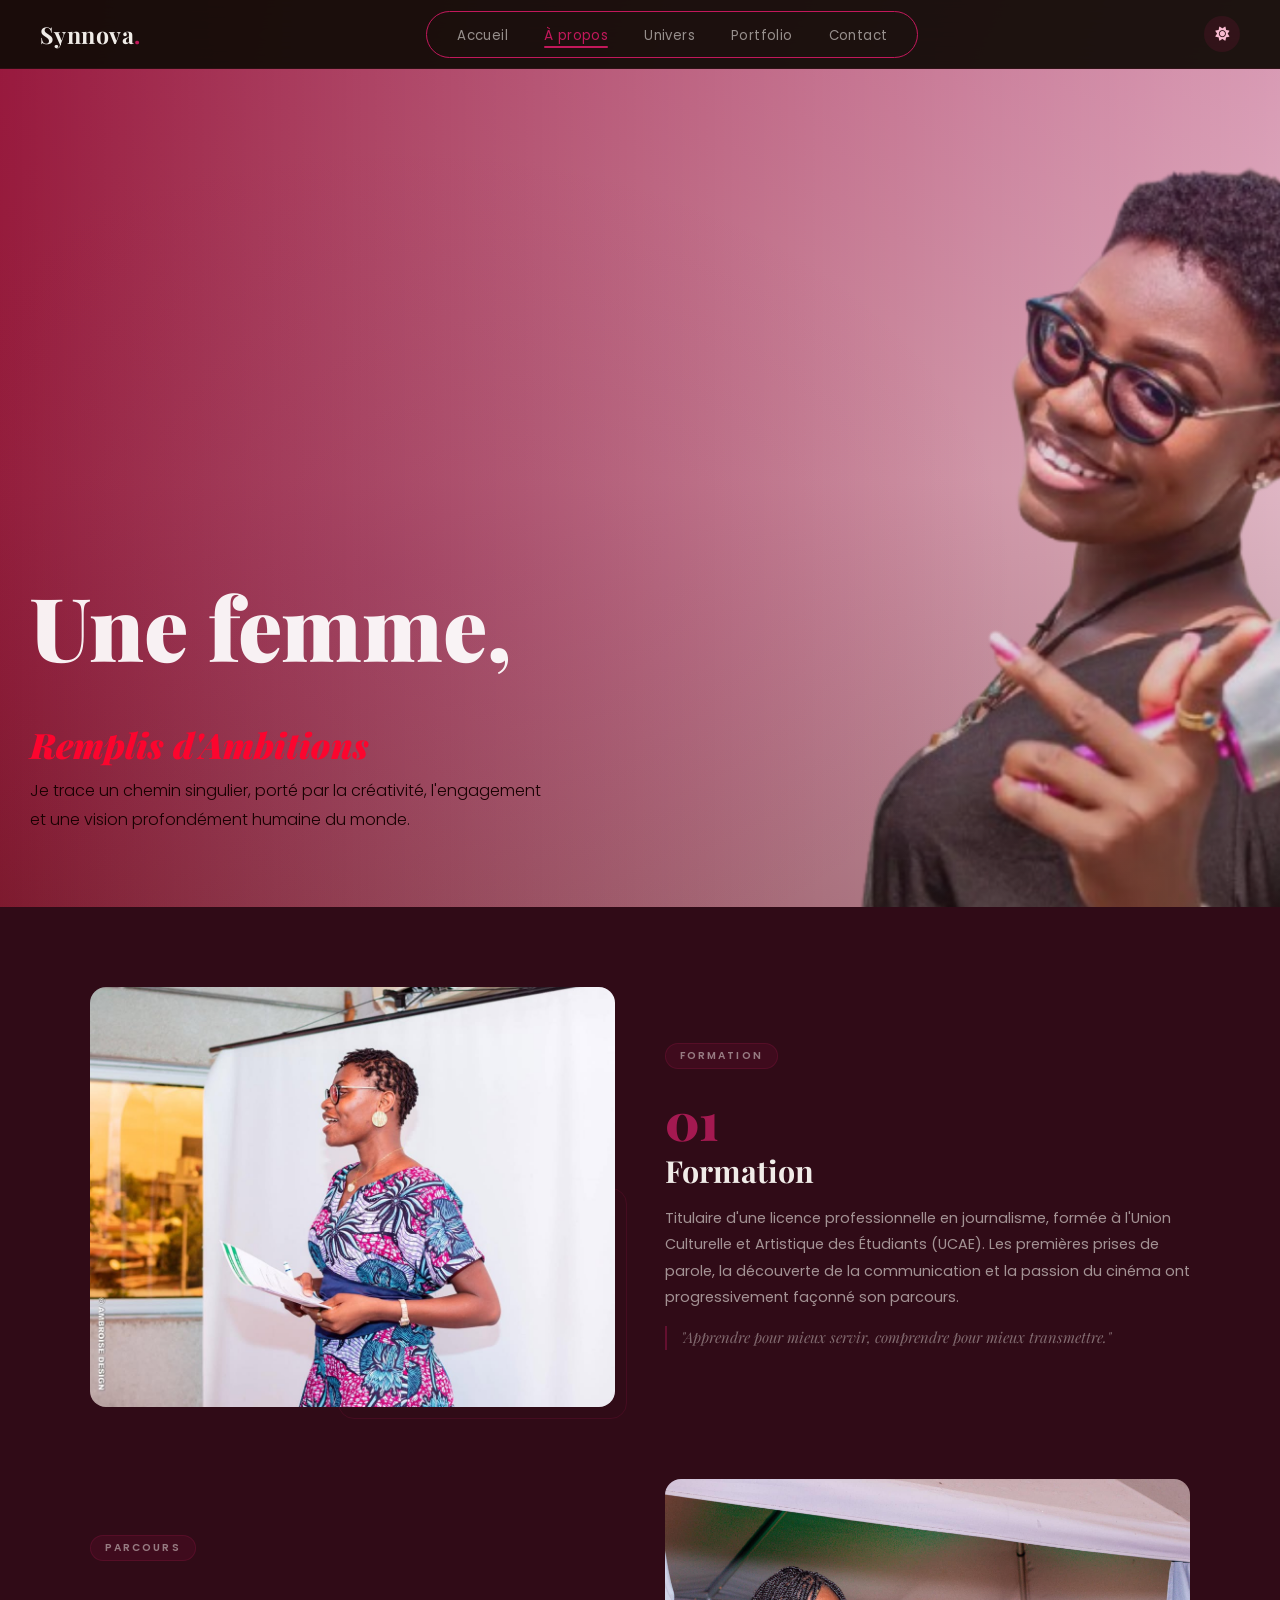
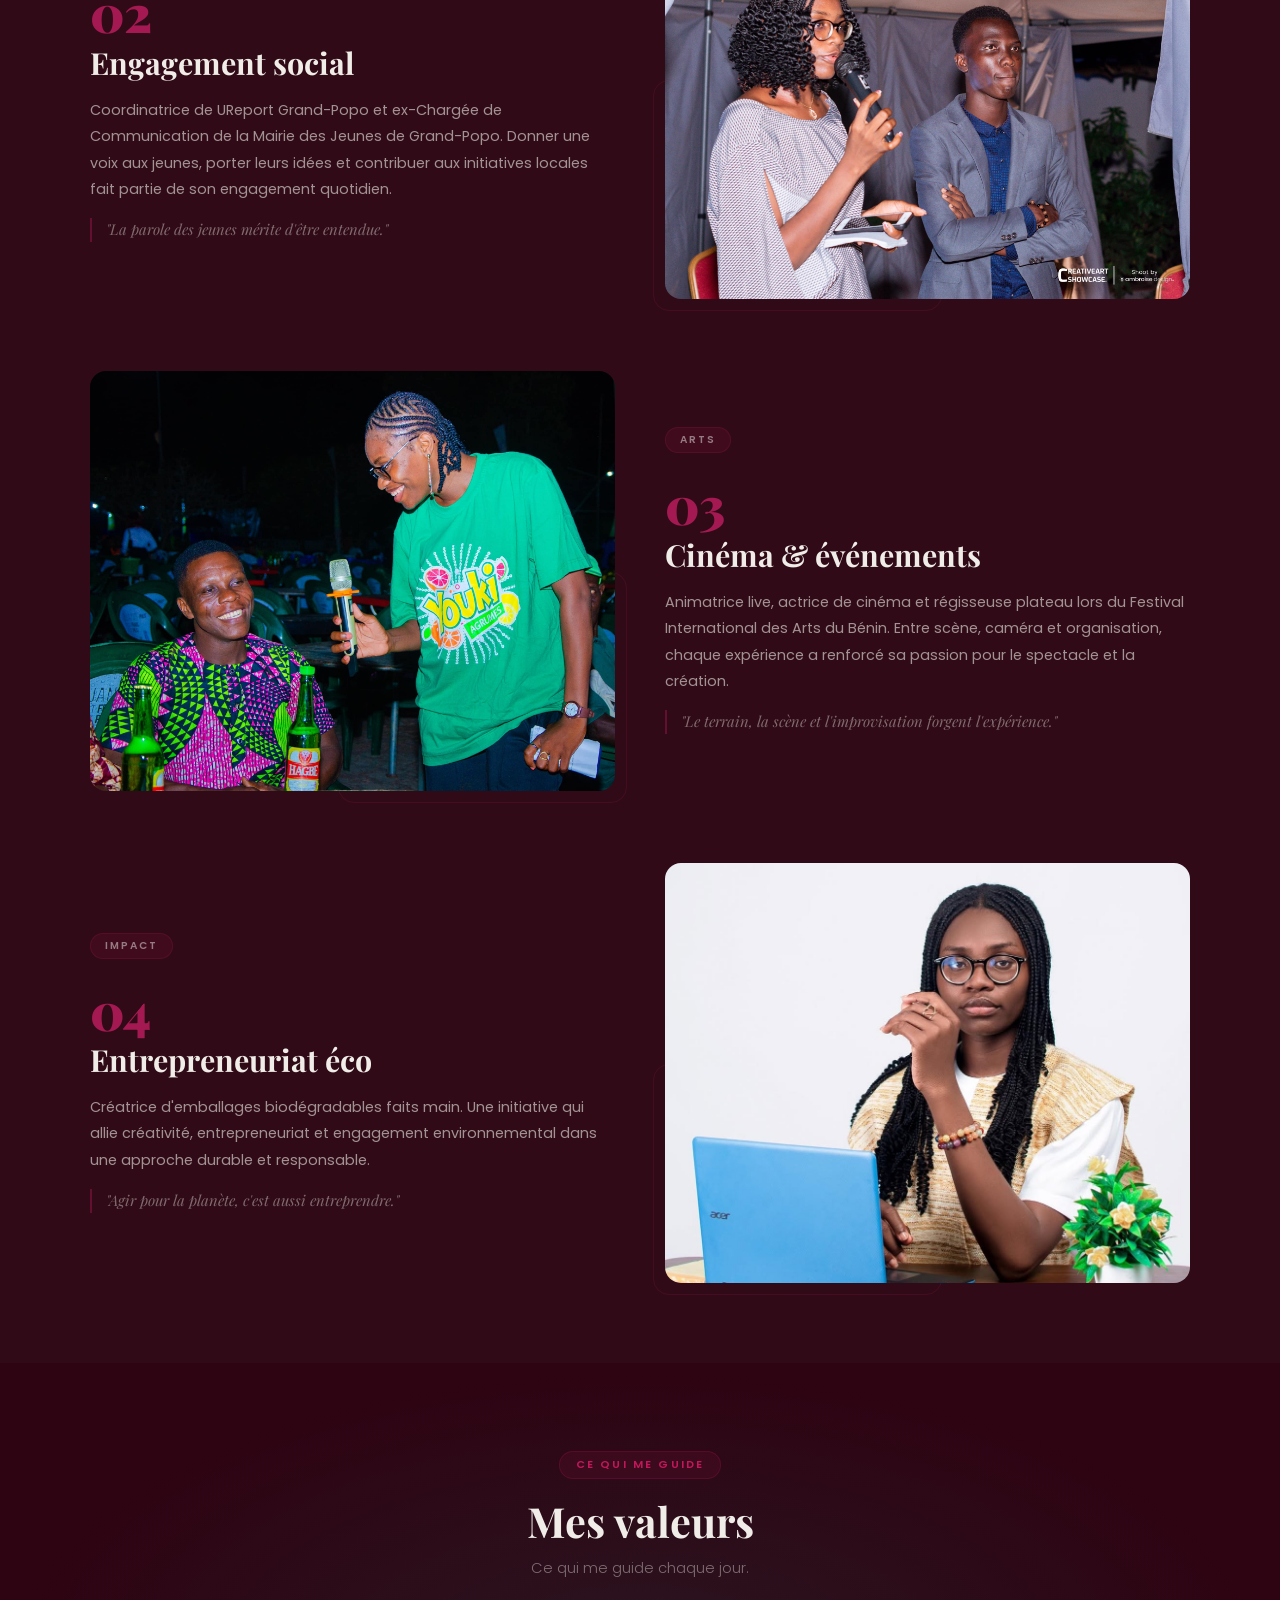
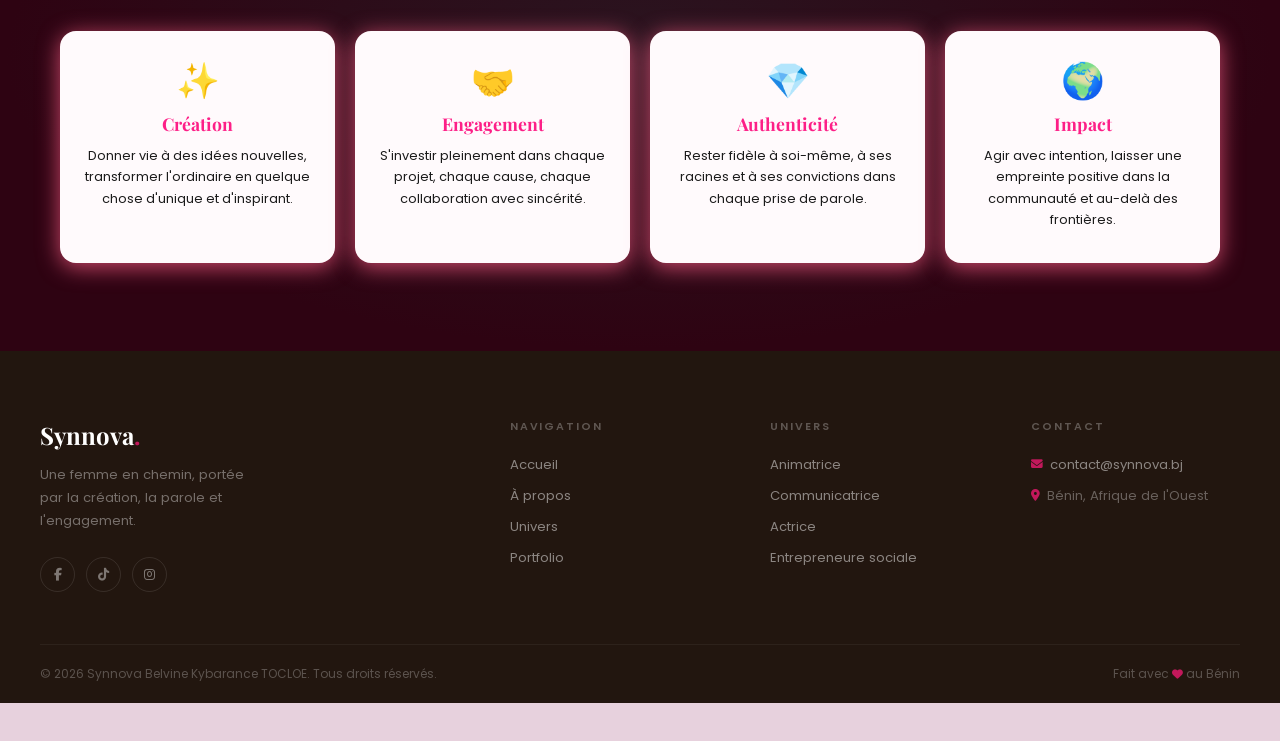
<file: apropos.html>
<!DOCTYPE html>
<html lang="fr" data-theme="dark">
<head>
  <meta charset="UTF-8" />
  <meta name="viewport" content="width=device-width, initial-scale=1.0" />
  <meta name="description" content="À propos de Synnova Belvine Kybarance TOCLOE — Son parcours, ses valeurs, son histoire." />
  <title>À propos — Synnova TOCLOE</title>

  <!-- Google Fonts -->
  <link rel="preconnect" href="https://fonts.googleapis.com" />
  <link rel="preconnect" href="https://fonts.gstatic.com" crossorigin />
  <link href="https://fonts.googleapis.com/css2?family=Playfair+Display:ital,wght@0,400;0,700;0,900;1,400;1,700&family=Poppins:wght@300;400;500;600&display=swap" rel="stylesheet" />

  <!-- Font Awesome -->
  <link rel="stylesheet" href="https://cdnjs.cloudflare.com/ajax/libs/font-awesome/6.5.0/css/all.min.css" />

  <!-- CSS de cette page uniquement -->
  <link rel="stylesheet" href="css/apropos.css" />
</head>
<body>

  <!-- NAVBAR (identique à l'accueil) -->
  <nav class="navbar" id="navbar">
    <div class="navbar-interieur">
      <a href="index.html" class="navbar-logo">Synnova<span>.</span></a>

      <ul class="navbar-liens">
        <li><a href="index.html" class="lien-nav">Accueil</a></li>
        <li><a href="apropos.html" class="lien-nav actif">À propos</a></li>
        <li><a href="univers.html" class="lien-nav">Univers</a></li>
        <li><a href="portfolio.html" class="lien-nav">Portfolio</a></li>
        <li><a href="contact.html" class="lien-nav">Contact</a></li>
      </ul>

      <div class="navbar-actions">
        <button class="bouton-theme" id="boutonTheme" aria-label="Changer de thème">
          <i class="fa-solid fa-sun" id="iconeTheme"></i>
        </button>
        <button class="hamburger" id="hamburger" aria-label="Menu">
          <span></span><span></span><span></span>
        </button>
      </div>
    </div>

    <div class="menu-mobile" id="menuMobile">
      <ul>
        <li><a href="index.html" class="lien-mobile">Accueil</a></li>
        <li><a href="apropos.html" class="lien-mobile">À propos</a></li>
        <li><a href="univers.html" class="lien-mobile">Univers</a></li>
        <li><a href="portfolio.html" class="lien-mobile">Portfolio</a></li>
        <li><a href="contact.html" class="lien-mobile">Contact</a></li>
      </ul>
    </div>
  </nav>

  <!-- HERO NARRATIF -->
  <section class="hero-apropos">
    <div class="hero-image-fond">
      <img src="img/image fond/Design sans titre (2).png" alt="Synnova — portrait" />
      <div class="hero-voile"></div>
    </div>
    <div class="hero-texte reveal">
      <h1 class="hero-titre">Une femme,<br /><em>Remplis d'Ambitions</em></h1>
      <p class="hero-intro">
        Je trace un chemin singulier, porté par la créativité, l'engagement et une vision profondément humaine du monde.
      </p>
    </div>
  </section>

  <!-- STORYTELLING EN ZIGZAG -->
  <section class="section-story">

    <!-- BLOC 1 — image gauche / texte droite -->
    <div class="story-bloc reveal">
      <div class="story-image">
        <img src="img/image synnova/14.jpg" alt="Formation" />
        <div class="story-image-decor"></div>
      </div>
      <div class="story-texte">
        <div class="story-entete">
          <div class="story-entete-badge"><span class="story-entete-label">Formation</span></div>
        </div>
        <span class="story-numero">01</span>
        <h2 class="story-titre">Formation</h2>
        <p class="story-corps">
          Titulaire d'une licence professionnelle en journalisme, formée à l'Union Culturelle et Artistique des Étudiants (UCAE). Les premières prises de parole, la découverte de la communication et la passion du cinéma ont progressivement façonné son parcours.
        </p>
        <blockquote class="story-citation">
          "Apprendre pour mieux servir, comprendre pour mieux transmettre."
        </blockquote>
      </div>
    </div>

    <!-- BLOC 2 — texte gauche / image droite -->
    <div class="story-bloc story-inverse reveal">
      <div class="story-image">
        <img src="img/image synnova/15.jpg" alt="Engagement social" />
        <div class="story-image-decor"></div>
      </div>
      <div class="story-texte">
        <div class="story-entete">
          <div class="story-entete-badge"><span class="story-entete-label">Parcours</span></div>
        </div>
        <span class="story-numero">02</span>
        <h2 class="story-titre">Engagement social</h2>
        <p class="story-corps">
          Coordinatrice de UReport Grand-Popo et ex-Chargée de Communication de la Mairie des Jeunes de Grand-Popo. Donner une voix aux jeunes, porter leurs idées et contribuer aux initiatives locales fait partie de son engagement quotidien.
        </p>
        <blockquote class="story-citation">
          "La parole des jeunes mérite d'être entendue."
        </blockquote>
      </div>
    </div>

    <!-- BLOC 3 — image gauche / texte droite -->
    <div class="story-bloc reveal">
      <div class="story-image">
        <img src="img/image synnova/16.jpg" alt="Cinéma et événements" />
        <div class="story-image-decor"></div>
      </div>
      <div class="story-texte">
        <div class="story-entete">
          <div class="story-entete-badge"><span class="story-entete-label">Arts</span></div>
        </div>
        <span class="story-numero">03</span>
        <h2 class="story-titre">Cinéma & événements</h2>
        <p class="story-corps">
          Animatrice live, actrice de cinéma et régisseuse plateau lors du Festival International des Arts du Bénin. Entre scène, caméra et organisation, chaque expérience a renforcé sa passion pour le spectacle et la création.
        </p>
        <blockquote class="story-citation">
          "Le terrain, la scène et l'improvisation forgent l'expérience."
        </blockquote>
      </div>
    </div>

    <!-- BLOC 4 — texte gauche / image droite -->
    <div class="story-bloc story-inverse reveal">
      <div class="story-image">
        <img src="img/image synnova/17.jpg" alt="Entrepreneuriat éco" />
        <div class="story-image-decor"></div>
      </div>
      <div class="story-texte">
        <div class="story-entete">
          <div class="story-entete-badge"><span class="story-entete-label">Impact</span></div>
        </div>
        <span class="story-numero">04</span>
        <h2 class="story-titre">Entrepreneuriat éco</h2>
        <p class="story-corps">
          Créatrice d'emballages biodégradables faits main. Une initiative qui allie créativité, entrepreneuriat et engagement environnemental dans une approche durable et responsable.
        </p>
        <blockquote class="story-citation">
          "Agir pour la planète, c'est aussi entreprendre."
        </blockquote>
      </div>
    </div>

  </section>

  <!-- VALEURS -->
  <section class="section-valeurs">
    <div class="valeurs-entete reveal">
      <div class="valeurs-entete-badge">
        <span class="valeurs-entete-label">Ce qui me guide</span>
      </div>
      <h2 class="valeurs-titre">Mes valeurs</h2>
      <p class="valeurs-sous-titre">Ce qui me guide chaque jour.</p>
    </div>

    <div class="valeurs-grille">

      <div class="valeur-carte reveal">
        <div class="valeur-icone">✨</div>
        <h3 class="valeur-nom">Création</h3>
        <p class="valeur-texte">Donner vie à des idées nouvelles, transformer l'ordinaire en quelque chose d'unique et d'inspirant.</p>
      </div>

      <div class="valeur-carte reveal">
        <div class="valeur-icone">🤝</div>
        <h3 class="valeur-nom">Engagement</h3>
        <p class="valeur-texte">S'investir pleinement dans chaque projet, chaque cause, chaque collaboration avec sincérité.</p>
      </div>

      <div class="valeur-carte reveal">
        <div class="valeur-icone">💎</div>
        <h3 class="valeur-nom">Authenticité</h3>
        <p class="valeur-texte">Rester fidèle à soi-même, à ses racines et à ses convictions dans chaque prise de parole.</p>
      </div>

      <div class="valeur-carte reveal">
        <div class="valeur-icone">🌍</div>
        <h3 class="valeur-nom">Impact</h3>
        <p class="valeur-texte">Agir avec intention, laisser une empreinte positive dans la communauté et au-delà des frontières.</p>
      </div>

    </div>
  </section>

  <!-- FOOTER (identique à l'accueil) -->
  <footer class="footer-principal">
    <div class="footer-interieur">

      <div class="footer-col footer-col-marque">
        <a href="index.html" class="footer-logo">Synnova<span>.</span></a>
        <p class="footer-slogan">Une femme en chemin, portée par la création, la parole et l'engagement.</p>
        <div class="footer-reseaux">
          <a href="https://facebook.com/synnovalumiere" target="_blank" rel="noopener" aria-label="Facebook"><i class="fa-brands fa-facebook-f"></i></a>
          <a href="https://tiktok.com/@_synnova" target="_blank" rel="noopener" aria-label="TikTok"><i class="fa-brands fa-tiktok"></i></a>
          <a href="https://instagram.com/_synnova" target="_blank" rel="noopener" aria-label="Instagram"><i class="fa-brands fa-instagram"></i></a>
        </div>
      </div>

      <div class="footer-col">
        <h4 class="footer-titre-col">Navigation</h4>
        <ul class="footer-liste">
          <li><a href="index.html">Accueil</a></li>
          <li><a href="apropos.html">À propos</a></li>
          <li><a href="univers.html">Univers</a></li>
          <li><a href="portfolio.html">Portfolio</a></li>
        </ul>
      </div>

      <div class="footer-col">
        <h4 class="footer-titre-col">Univers</h4>
        <ul class="footer-liste">
          <li><a href="univers.html">Animatrice</a></li>
          <li><a href="univers.html">Communicatrice</a></li>
          <li><a href="univers.html">Actrice</a></li>
          <li><a href="univers.html">Entrepreneure sociale</a></li>
        </ul>
      </div>

      <div class="footer-col">
        <h4 class="footer-titre-col">Contact</h4>
        <ul class="footer-liste">
          <li><a href="mailto:contact@synnova.bj"><i class="fa-solid fa-envelope"></i> contact@synnova.bj</a></li>
          <li><span class="footer-lieu"><i class="fa-solid fa-location-dot"></i> Bénin, Afrique de l'Ouest</span></li>
        </ul>
      </div>

    </div>
    <div class="footer-bas">
      <p>&copy; 2026 Synnova Belvine Kybarance TOCLOE. Tous droits réservés.</p>
      <p>Fait avec <i class="fa-solid fa-heart"></i> au Bénin</p>
    </div>
  </footer>

  <script src="js/script.js"></script>
</body>
</html>
</file>
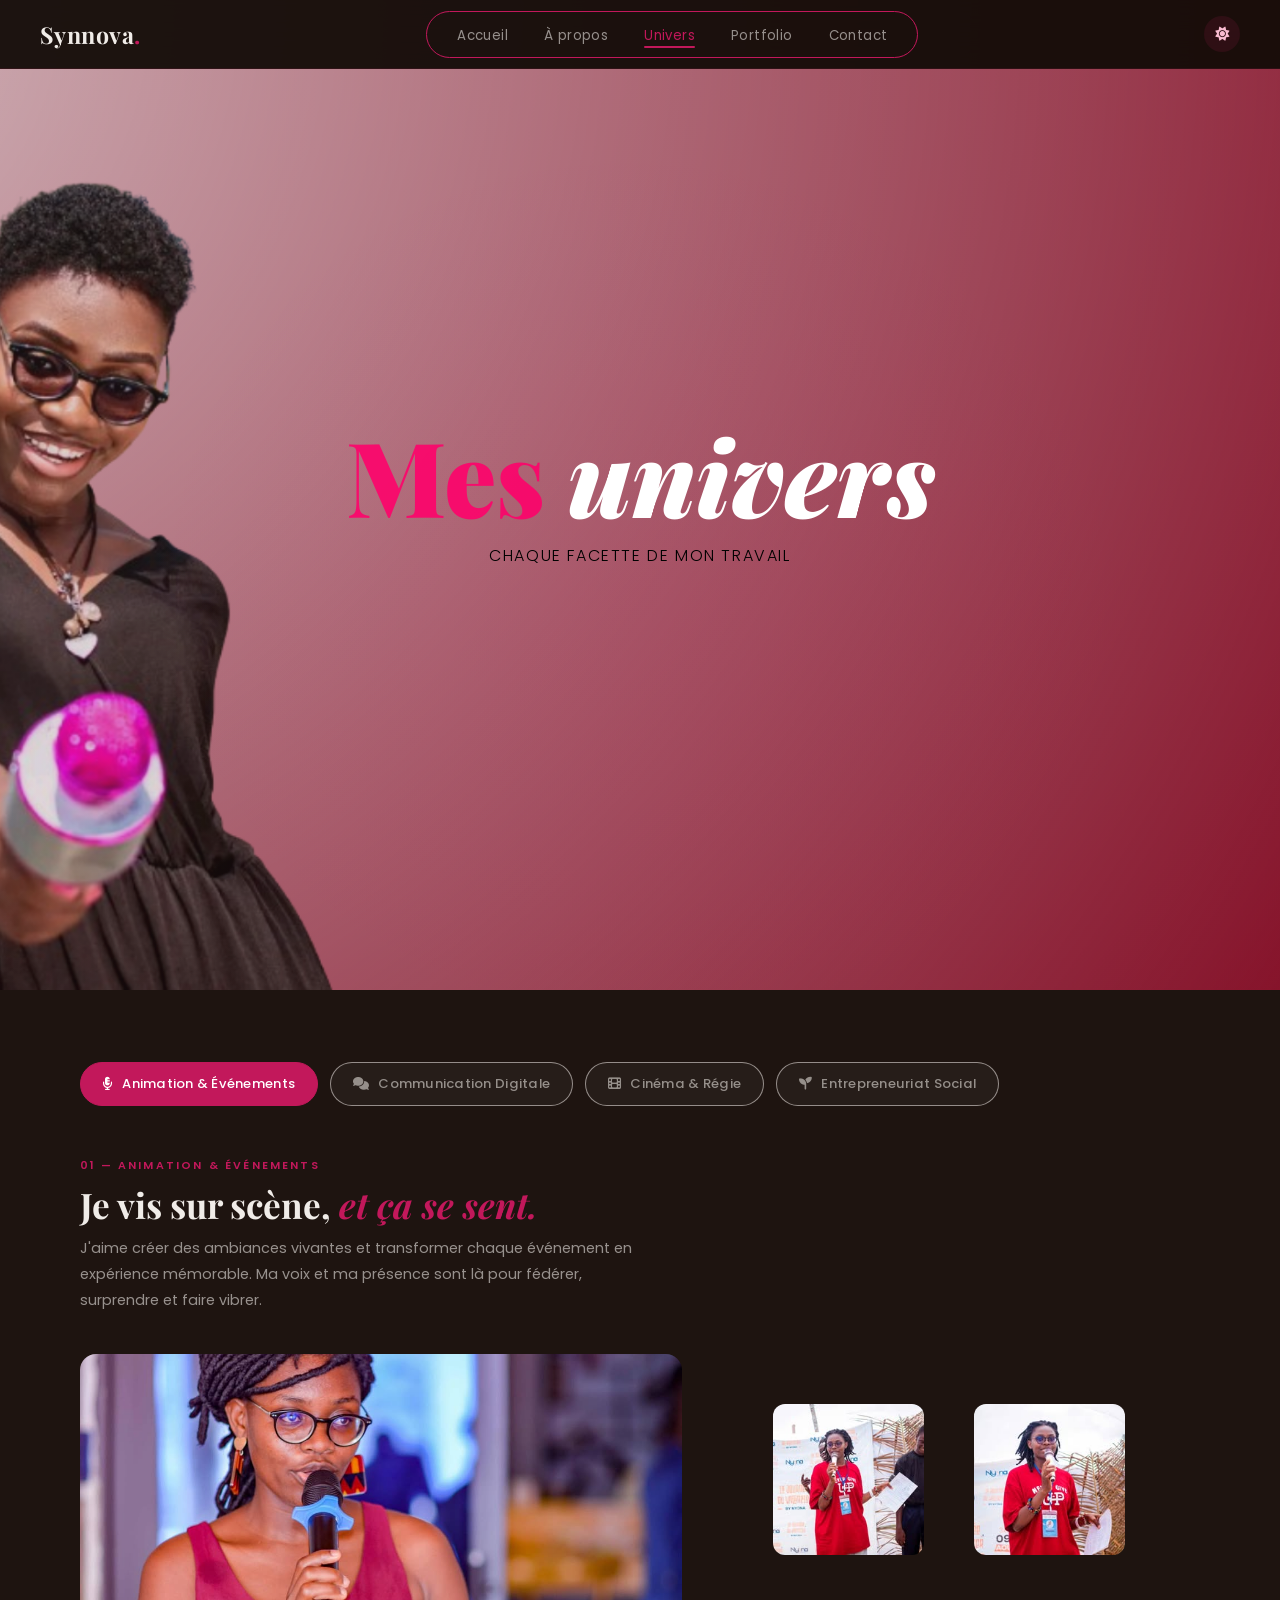
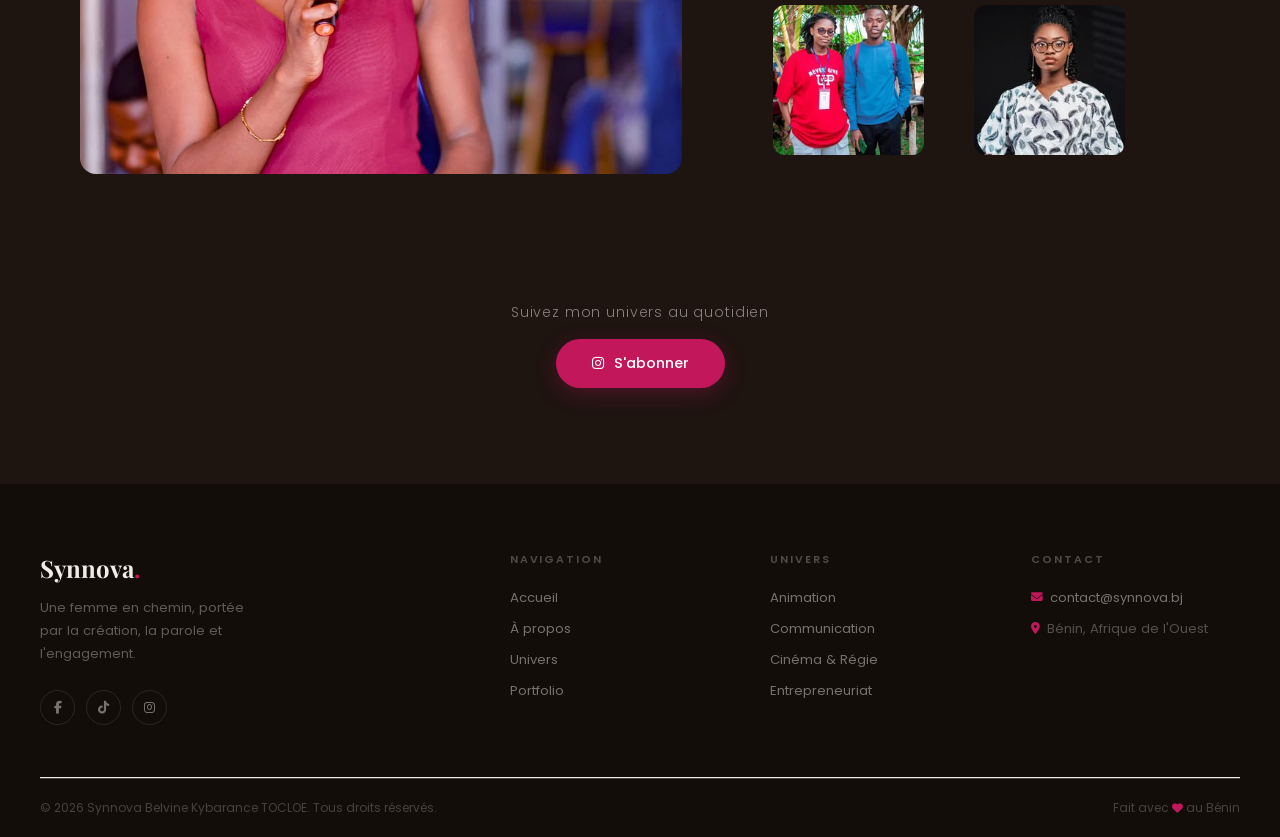
<file: univers.html>
<!DOCTYPE html>
<html lang="fr" data-theme="dark">
<head>
  <meta charset="UTF-8" />
  <meta name="viewport" content="width=device-width, initial-scale=1.0" />
  <meta name="description" content="Mes univers — Synnova TOCLOE." />
  <title>Mes univers — Synnova TOCLOE</title>
  <link rel="preconnect" href="https://fonts.googleapis.com" />
  <link rel="preconnect" href="https://fonts.gstatic.com" crossorigin />
  <link href="https://fonts.googleapis.com/css2?family=Playfair+Display:ital,wght@0,400;0,700;0,900;1,400;1,700&family=Poppins:wght@300;400;500;600&display=swap" rel="stylesheet" />
  <link rel="stylesheet" href="https://cdnjs.cloudflare.com/ajax/libs/font-awesome/6.5.0/css/all.min.css" />
  <link rel="stylesheet" href="css/univers.css" />
</head>
<body>

  <!-- NAVBAR -->
  <nav class="navbar" id="navbar">
    <div class="navbar-interieur">
      <a href="index.html" class="navbar-logo">Synnova<span>.</span></a>
      <ul class="navbar-liens">
        <li><a href="index.html" class="lien-nav">Accueil</a></li>
        <li><a href="apropos.html" class="lien-nav">À propos</a></li>
        <li><a href="univers.html" class="lien-nav actif">Univers</a></li>
        <li><a href="portfolio.html" class="lien-nav">Portfolio</a></li>
        <li><a href="contact.html" class="lien-nav">Contact</a></li>
      </ul>
      <div class="navbar-actions">
        <button class="bouton-theme" id="boutonTheme" aria-label="Thème">
          <i class="fa-solid fa-sun" id="iconeTheme"></i>
        </button>
        <button class="hamburger" id="hamburger" aria-label="Menu">
          <span></span><span></span><span></span>
        </button>
      </div>
    </div>
    <div class="menu-mobile" id="menuMobile">
      <ul>
        <li><a href="index.html" class="lien-mobile">Accueil</a></li>
        <li><a href="apropos.html" class="lien-mobile">À propos</a></li>
        <li><a href="univers.html" class="lien-mobile">Univers</a></li>
        <li><a href="portfolio.html" class="lien-mobile">Portfolio</a></li>
        <li><a href="contact.html" class="lien-mobile">Contact</a></li>
      </ul>
    </div>
  </nav>

  <!-- PARTIE 1 — HERO TITRE -->
  <section class="hero-univers">
    <div class="hero-fond">
      <img src="img/image fond/Design sans titre (3).png" alt="Mes univers" />
      <div class="hero-voile"></div>
    </div>
    <div class="hero-texte reveal">
      <h1 class="hero-titre">Mes <em>univers</em></h1>
      <p class="hero-sous-titre">Chaque facette de mon travail</p>
    </div>
  </section>

  <!-- PARTIE 2 + 3 — ONGLETS + GALERIE -->
  <section class="section-univers-contenu">

    <!-- Onglets univers -->
    <div class="onglets-univers reveal">
      <button class="onglet actif" data-univers="animation">
        <i class="fa-solid fa-microphone-lines"></i>
        <span>Animation & Événements</span>
      </button>
      <button class="onglet" data-univers="communication">
        <i class="fa-solid fa-comments"></i>
        <span>Communication Digitale</span>
      </button>
      <button class="onglet" data-univers="cinema">
        <i class="fa-solid fa-film"></i>
        <span>Cinéma & Régie</span>
      </button>
      <button class="onglet" data-univers="entrepreneuriat">
        <i class="fa-solid fa-seedling"></i>
        <span>Entrepreneuriat Social</span>
      </button>
    </div>

    <!-- Texte dynamique par univers -->
    <div class="univers-description reveal">

      <div class="desc-bloc actif" data-desc="animation">
        <span class="desc-label">01 — Animation & Événements</span>
        <h2 class="desc-titre">Je vis sur scène, <em>et ça se sent.</em></h2>
        <p class="desc-texte">J'aime créer des ambiances vivantes et transformer chaque événement en expérience mémorable. Ma voix et ma présence sont là pour fédérer, surprendre et faire vibrer.</p>
      </div>

      <div class="desc-bloc" data-desc="communication">
        <span class="desc-label">02 — Communication Digitale</span>
        <h2 class="desc-titre">Les mots justes, <em>au bon moment.</em></h2>
        <p class="desc-texte">J'utilise les mots, les images et le digital pour donner de la visibilité aux idées et aux projets. Chaque message est pensé pour connecter et créer du lien durable.</p>
      </div>

      <div class="desc-bloc" data-desc="cinema">
        <span class="desc-label">03 — Cinéma & Régie</span>
        <h2 class="desc-titre">Entre caméra <em>et émotions.</em></h2>
        <p class="desc-texte">Le cinéma est devenu pour moi un véritable espace d'expression. Actrice, régisseuse plateau — j'habite chaque rôle avec sincérité et j'aime la puissance d'une histoire bien racontée.</p>
      </div>

      <div class="desc-bloc" data-desc="entrepreneuriat">
        <span class="desc-label">04 — Entrepreneuriat Social</span>
        <h2 class="desc-titre">Créer avec <em>du sens.</em></h2>
        <p class="desc-texte">Je crée des solutions responsables en mêlant créativité et engagement écologique. Mes emballages biodégradables faits main sont nés d'une conviction profonde.</p>
      </div>

    </div>

    <!-- Galerie dynamique -->
    <div class="galerie-univers reveal">

      <!-- Grande image gauche -->
      <div class="galerie-grande">
        <img src="img/image synnova/animatrice.jpg" alt="" id="grandeImage" class="galerie-img-principale" />
      </div>

      <!-- Grille 2x2 droite -->
      <div class="galerie-grille-petites">
        <div class="petite-image">
          <img src="img/image synnova/qq.jpg" alt="" data-index="0" />
        </div>
        <div class="petite-image">
          <img src="img/image synnova/qqq.jpg" alt="" data-index="1" />
        </div>
        <div class="petite-image">
          <img src="img/image synnova/qsb.jpg" alt="" data-index="2" />
        </div>
        <div class="petite-image">
          <img src="img/image synnova/sy.jpg" alt="" data-index="3" />
        </div>
      </div>

    </div>

    <!-- PARTIE 4 — Bouton s'abonner -->
    <div class="zone-abonnement reveal">
      <p class="abonnement-texte">Suivez mon univers au quotidien</p>
      <a href="https://instagram.com/_synnova" target="_blank" rel="noopener" class="bouton-abonnement">
        <i class="fa-brands fa-instagram"></i> S'abonner
      </a>
    </div>

  </section>

  <!-- FOOTER -->
  <footer class="footer-principal">
    <div class="footer-interieur">
      <div class="footer-col footer-col-marque">
        <a href="index.html" class="footer-logo">Synnova<span>.</span></a>
        <p class="footer-slogan">Une femme en chemin, portée par la création, la parole et l'engagement.</p>
        <div class="footer-reseaux">
          <a href="https://facebook.com/synnovalumiere" target="_blank" rel="noopener" aria-label="Facebook"><i class="fa-brands fa-facebook-f"></i></a>
          <a href="https://tiktok.com/@_synnova" target="_blank" rel="noopener" aria-label="TikTok"><i class="fa-brands fa-tiktok"></i></a>
          <a href="https://instagram.com/_synnova" target="_blank" rel="noopener" aria-label="Instagram"><i class="fa-brands fa-instagram"></i></a>
        </div>
      </div>
      <div class="footer-col">
        <h4 class="footer-titre-col">Navigation</h4>
        <ul class="footer-liste">
          <li><a href="index.html">Accueil</a></li>
          <li><a href="apropos.html">À propos</a></li>
          <li><a href="univers.html">Univers</a></li>
          <li><a href="portfolio.html">Portfolio</a></li>
        </ul>
      </div>
      <div class="footer-col">
        <h4 class="footer-titre-col">Univers</h4>
        <ul class="footer-liste">
          <li><a href="#">Animation</a></li>
          <li><a href="#">Communication</a></li>
          <li><a href="#">Cinéma & Régie</a></li>
          <li><a href="#">Entrepreneuriat</a></li>
        </ul>
      </div>
      <div class="footer-col">
        <h4 class="footer-titre-col">Contact</h4>
        <ul class="footer-liste">
          <li><a href="mailto:contact@synnova.bj"><i class="fa-solid fa-envelope"></i> contact@synnova.bj</a></li>
          <li><span class="footer-lieu"><i class="fa-solid fa-location-dot"></i> Bénin, Afrique de l'Ouest</span></li>
        </ul>
      </div>
    </div>
    <div class="footer-bas">
      <p>&copy; 2026 Synnova Belvine Kybarance TOCLOE. Tous droits réservés.</p>
      <p>Fait avec <i class="fa-solid fa-heart"></i> au Bénin</p>
    </div>
  </footer>

  <script src="js/script.js"></script>
</body>
</html>
</file>
<file: css/apropos.css>
/* ════════════════════════════════════════════════
   SYNNOVA — apropos.css
   Page : À propos
   Thème par défaut : sombre chaud (brun/bordeaux)
   Thème clair : rose doux + blanc cassé
════════════════════════════════════════════════ */


/* ── 1. RESET & BASE ──────────────────────────── */

*, *::before, *::after { box-sizing: border-box; margin: 0; padding: 0; }
html { scroll-behavior: smooth; font-size: 16px; }

body {
  font-family: 'Poppins', sans-serif;
  background-color: #85135331;
  color: #f0ece8;
  overflow-x: hidden;
  transition: background-color 0.5s ease, color 0.5s ease;
}

a { text-decoration: none; color: inherit; }
ul { list-style: none; }
img { width: 100%; height: 100%; object-fit: cover; display: block; }


/* ── 2. THÈME CLAIR ───────────────────────────── */

[data-theme="light"] body { background-color: #FAFAFA; color: #2a2a2a; }

[data-theme="light"] .navbar { background-color: rgba(250,250,250,0.96); border-bottom-color: rgba(194,24,91,0.07); }
[data-theme="light"] .navbar-logo { color: #070707; }
[data-theme="light"] .lien-nav { color: rgba(2, 2, 2, 0.84); }
[data-theme="light"] .lien-nav:hover,
[data-theme="light"] .lien-nav.actif { color: #C2185B; }
[data-theme="light"] .bouton-theme { background-color: rgba(194,24,91,0.07); color: #C2185B; }
[data-theme="light"] .hamburger span { background-color: #1a1a1a; }
[data-theme="light"] .menu-mobile { background-color: #FAFAFA; border-top-color: rgba(194,24,91,0.07); }
[data-theme="light"] .lien-mobile { color: #1a1a1a; }

[data-theme="light"] .section-story { background-color: #FAFAFA; }
[data-theme="light"] .story-entete-badge { background-color: rgba(194,24,91,0.06); border-color: rgba(194,24,91,0.14); }
[data-theme="light"] .story-entete-label { color: rgba(26,26,26,0.5); }
[data-theme="light"] .story-titre { color: #1a1a1a; }
[data-theme="light"] .story-corps { color: rgba(26,26,26,0.65); }
[data-theme="light"] .story-citation { color: rgba(26,26,26,0.48); border-left-color: rgba(194,24,91,0.3); }
[data-theme="light"] .story-numero { color: rgba(194,24,91,0.15); }
[data-theme="light"] .story-image-decor { border-color: rgba(194,24,91,0.12); }
[data-theme="light"] .story-image img { background: linear-gradient(135deg, #fce4ec, #f8bbd0); }

[data-theme="light"] .section-valeurs { background: radial-gradient(ellipse at center, #fff0f4 0%, #fafafa 70%); }
[data-theme="light"] .valeurs-entete-badge { background-color: rgba(194,24,91,0.06); border-color: rgba(194,24,91,0.14); }
[data-theme="light"] .valeurs-entete-label { color: rgba(26,26,26,0.5); }
[data-theme="light"] .valeurs-titre { color: #1a1a1a; }
[data-theme="light"] .valeurs-sous-titre { color: rgba(26,26,26,0.52); }
[data-theme="light"] .valeur-carte { background-color: #ffabdfdc; box-shadow: 0 2px 18px rgba(93, 21, 102, 0.05); }
[data-theme="light"] .valeur-nom { color: #1a1a1a; }
[data-theme="light"] .valeur-texte { color: rgba(26,26,26,0.55); }

/* Footer reste sombre dans les deux modes */
[data-theme="light"] .footer-principal { background-color: #1a1a1a; }
[data-theme="light"] .footer-logo { color: #fff; }
[data-theme="light"] .footer-slogan { color: rgba(255,255,255,0.38); }
[data-theme="light"] .footer-titre-col { color: rgba(255,255,255,0.28); }
[data-theme="light"] .footer-liste a { color: rgba(255,255,255,0.48); }
[data-theme="light"] .footer-liste a:hover { color: #F8BBD0; }
[data-theme="light"] .footer-lieu { color: rgba(255,255,255,0.3); }
[data-theme="light"] .footer-bas { color: rgba(255,255,255,0.26); border-top-color: rgba(255,255,255,0.06); }
[data-theme="light"] .footer-interieur { border-bottom-color: rgba(255,255,255,0.06); }


/* ── 3. REVEALS ───────────────────────────────── */

.reveal {
  opacity: 0;
  transform: translateY(28px);
  transition: opacity 0.9s cubic-bezier(0.25, 0.46, 0.45, 0.94),
  transform 0.9s cubic-bezier(0.25, 0.46, 0.45, 0.94);
}
.reveal.visible { opacity: 1; transform: translateY(0); }

/* Cascade valeurs */
.valeur-carte:nth-child(1) { transition-delay: 0s; }
.valeur-carte:nth-child(2) { transition-delay: 0.1s; }
.valeur-carte:nth-child(3) { transition-delay: 0.2s; }
.valeur-carte:nth-child(4) { transition-delay: 0.3s; }


/* ── 4. COMPOSANTS COMMUNS ────────────────────── */

.etiquette {
  display: inline-block;
  font-size: 0.7rem;
  font-weight: 600;
  letter-spacing: 0.22em;
  text-transform: uppercase;
  color: #C2185B;
  margin-bottom: 12px;
}

/* Badge premium centré pour titres de section */
.entete-badge-wrap {
  display: flex;
  flex-direction: column;
  align-items: center;
  text-align: center;
  margin-bottom: 52px;
}

.entete-badge {
  display: inline-flex;
  align-items: center;
  gap: 8px;
  padding: 6px 18px;
  background-color: rgba(194, 24, 91, 0.1);
  border: 1px solid rgba(194, 24, 91, 0.2);
  border-radius: 50px;
  margin-bottom: 16px;
}

.entete-badge .etiquette {
  margin-bottom: 0;
}

.entete-titre {
  font-family: 'Playfair Display', serif;
  font-size: clamp(1.8rem, 3.5vw, 2.6rem);
  font-weight: 700;
  color: #f0ece8;
  line-height: 1.2;
  margin-bottom: 12px;
  transition: color 0.5s ease;
}
.entete-titre em { font-style: italic; color: #C2185B; }

.entete-sous-titre {
  font-size: 0.92rem;
  font-weight: 300;
  color: rgba(240,236,232,0.42);
  line-height: 1.7;
  max-width: 460px;
  transition: color 0.5s ease;
}

/* Thème clair — badge entête */
[data-theme="light"] .entete-badge { background-color: rgba(194,24,91,0.06); border-color: rgba(194,24,91,0.14); }
[data-theme="light"] .entete-titre { color: #1a1a1a; }
[data-theme="light"] .entete-sous-titre { color: rgba(26,26,26,0.52); }


/* ── 5. NAVBAR ────────────────────────────────── */

.navbar {
  position: fixed;
  top: 0; left: 0; right: 0;
  z-index: 1000;
  background-color: rgba(20,12,8,0.95); border-bottom: 1px solid rgba(194,24,91,0.12);
  backdrop-filter: blur(16px);
  -webkit-backdrop-filter: blur(16px);
  transition: box-shadow 0.3s ease, background-color 0.5s ease;
}
.navbar.defilée { box-shadow: 0 2px 20px rgba(0,0,0,0.25); }

.navbar-interieur {
  max-width: 1280px;
  margin: 0 auto;
  padding: 0 40px;
  height: 68px;
  display: flex;
  align-items: center;
  justify-content: space-between;
}

.navbar-logo {
  font-family: 'Playfair Display', serif;
  font-size: 1.45rem;
  font-weight: 700;
  color: #f0ece8;
  letter-spacing: 0.02em;
  transition: color 0.3s ease;
}
.navbar-logo span { color: #C2185B; }

.navbar-liens { display: flex; align-items: center; gap: 36px; border-radius: 60px; border: 1px solid #C2185B;  padding: 10px 30px; }

.lien-nav {
  font-size: 0.83rem;
  font-weight: 400;
  color: rgba(240,236,232,0.58);
  letter-spacing: 0.03em;
  position: relative;
  transition: color 0.3s ease;
}
.lien-nav::after {
  content: '';
  position: absolute;
  bottom: -3px; left: 0;
  width: 0; height: 1.5px;
  background-color: #C2185B;
  border-radius: 2px;
  transition: width 0.3s ease;
}
.lien-nav:hover, .lien-nav.actif { color: #C2185B; }
.lien-nav:hover::after, .lien-nav.actif::after { width: 100%; }

.navbar-actions { display: flex; align-items: center; gap: 12px; }

.bouton-theme {
  width: 36px; height: 36px;
  border-radius: 50%;
  border: none;
  background-color: rgba(194,24,91,0.12);
  color: #F8BBD0;
  font-size: 0.88rem;
  cursor: pointer;
  display: flex; align-items: center; justify-content: center;
  transition: background-color 0.3s ease, transform 0.4s ease;
}
.bouton-theme:hover { transform: rotate(20deg); }

.hamburger {
  display: none;
  flex-direction: column;
  gap: 5px;
  background: none; border: none;
  cursor: pointer; padding: 4px;
}
.hamburger span {
  display: block;
  width: 24px; height: 1.5px;
  background-color: #f0ece8;
  border-radius: 2px;
  transition: transform 0.3s ease, opacity 0.3s ease;
}
.hamburger.ouvert span:nth-child(1) { transform: translateY(6.5px) rotate(45deg); }
.hamburger.ouvert span:nth-child(2) { opacity: 0; }
.hamburger.ouvert span:nth-child(3) { transform: translateY(-6.5px) rotate(-45deg); }

.menu-mobile {
  display: none;
  padding: 20px 40px 28px;
  background-color: #1e1410;
  border-top: 1px solid rgba(194,24,91,0.1);
}
.menu-mobile.ouvert { display: block; }
.menu-mobile ul { display: flex; flex-direction: column; gap: 18px; }
.lien-mobile {
  font-family: 'Playfair Display', serif;
  font-size: 1.35rem;
  font-weight: 700;
  color: #f0ece8;
  transition: color 0.3s ease;
}
.lien-mobile:hover { color: #C2185B; }


/* ── 6. HERO NARRATIF ─────────────────────────── */

.hero-apropos {
  position: relative;
  height: 105vh;
  min-height: 580px;
  display: flex;
  align-items: flex-end;
  overflow: hidden;
  margin-top: -3%;
}

.hero-image-fond {
  position: absolute;
  inset: 0;
}

.hero-image-fond img {
  width: 100%;
  height: 100%;
  object-fit: cover;
  object-position: center top;
  background: linear-gradient(135deg, #3d1a2e05, #1e141009);
}

/* Voile sombre + glow rose très subtil */
.hero-voile {
  position: absolute;
  inset: 0;
  background:
  radial-gradient(ellipse at 30% 65%, rgba(139, 21, 86, 0.2) 0%, transparent 50%),
  linear-gradient(to top, rgba(20, 10, 8, 0.21) 0%, rgba(72, 38, 80, 0.07) 45%, rgba(151, 3, 84, 0.23) 100%);
}

.hero-texte {
  position: relative;
  z-index: 2;
  max-width: 1280px;
  margin: 0 auto;
  width: 100%;
  padding: 0 30px 72px;
}

.hero-titre {
  font-family: 'Playfair Display', serif;
  font-size: clamp(2.8rem, 7vw, 5.5rem);
  font-weight: 900;
  color: #ffffffee;
  line-height: 1.1;
  margin-bottom: 5px;
}
.hero-titre em { font-style: italic; color: #fc052e; font-size: 35px;padding-top: -10PX;}

.hero-intro {
  font-size: clamp(0.88rem, 1.3vw, 1rem);
  font-weight: 300;
  color: rgba(22, 0, 0, 0.98);
  line-height: 1.8;
  max-width: 520px;
}


/* ── 7. STORYTELLING ZIGZAG ───────────────────── */

.section-story {
  background-color: #300b17;
  padding: 80px 40px;
  transition: background-color 0.5s ease;
}

/* Entête de chaque bloc story — badge centré */
.story-entete {
  display: flex;
  flex-direction: column;
  align-items: flex-start;
  margin-bottom: 0;
}

.story-entete-badge {
  display: inline-flex;
  align-items: center;
  padding: 4px 14px;
  background-color: rgba(194, 24, 91, 0.1);
  border: 1px solid rgba(194, 24, 91, 0.18);
  border-radius: 50px;
  margin-bottom: 10px;
  transition: background-color 0.5s ease, border-color 0.5s ease;
}

.story-entete-label {
  font-size: 0.65rem;
  font-weight: 600;
  letter-spacing: 0.2em;
  text-transform: uppercase;
  color: rgba(240,236,232,0.5);
  transition: color 0.5s ease;
}

/* Bloc = grille 2 colonnes, plus compacte */
.story-bloc {
  display: grid;
  grid-template-columns: 1fr 1fr;
  gap: 50px;
  align-items: center;
  max-width: 1100px;
  margin: 0 auto 72px;
}
.story-bloc:last-child { margin-bottom: 0; }

/* Zigzag : image à droite sur les blocs inverses */
.story-inverse .story-image { order: 2; }
.story-inverse .story-texte { order: 1; }

/* Image — taille réduite et ratio plus équilibré */
.story-image { position: relative; }

.story-image img {
  width: 100%;
  aspect-ratio: 5 / 4;
  object-fit: cover;
  border-radius: 16px;
  display: block;
  background: linear-gradient(135deg, #3d1a2e 0%, #2a1018 100%);
}

.story-image-decor {
  position: absolute;
  bottom: -12px;
  right: -12px;
  width: 55%;
  height: 55%;
  border: 1.5px solid rgba(194, 24, 91, 0.15);
  border-radius: 16px;
  z-index: -1;
  transition: border-color 0.5s ease;
}
.story-inverse .story-image-decor { right: auto; left: -12px; }

/* Texte */
.story-texte {
  display: flex;
  flex-direction: column;
  gap: 16px;
}

.story-numero {
  font-family: 'Playfair Display', serif;
  font-size: 3.2rem;
  font-weight: 900;
  color: rgba(207, 31, 102, 0.733);
  line-height: 1;
  letter-spacing: -0.02em;
}

.story-titre {
  font-family: 'Playfair Display', serif;
  font-size: clamp(1.4rem, 2.4vw, 1.9rem);
  font-weight: 700;
  color: #f0ece8;
  line-height: 1.2;
  margin-top: -10px;
  transition: color 0.5s ease;
}

.story-corps {
  font-size: 0.9rem;
  line-height: 1.82;
  color: rgba(240,236,232,0.6);
  transition: color 0.5s ease;
}

.story-citation {
  font-family: 'Playfair Display', serif;
  font-style: italic;
  font-size: 0.93rem;
  color: rgba(240,236,232,0.42);
  border-left: 2px solid rgba(194, 24, 91, 0.35);
  padding-left: 14px;
  line-height: 1.6;
  transition: color 0.5s ease, border-left-color 0.5s ease;
}


/* ── 8. SECTION VALEURS ───────────────────────── */

.section-valeurs {
  padding: 88px 40px;
  background: radial-gradient(ellipse at center, #2a1520 0.1%, #2e0312 70%);
  transition: background 0.5s ease;
}

/* Entête valeurs — badge centré */
.valeurs-entete {
  display: flex;
  flex-direction: column;
  align-items: center;
  text-align: center;
  margin-bottom: 52px;
}

.valeurs-entete-badge {
  display: inline-flex;
  align-items: center;
  padding: 5px 16px;
  background-color: rgba(194, 24, 91, 0.1);
  border: 1px solid rgba(194, 24, 91, 0.2);
  border-radius: 50px;
  margin-bottom: 14px;
  transition: background-color 0.5s ease, border-color 0.5s ease;
}

.valeurs-entete-label {
  font-size: 0.68rem;
  font-weight: 600;
  letter-spacing: 0.2em;
  text-transform: uppercase;
  color: #C2185B;
}

.valeurs-titre {
  font-family: 'Playfair Display', serif;
  font-size: clamp(1.8rem, 3.5vw, 2.6rem);
  font-weight: 700;
  color: #f0ece8;
  margin-bottom: 10px;
  transition: color 0.5s ease;
}

.valeurs-sous-titre {
  font-size: 0.92rem;
  font-weight: 300;
  color: rgba(240,236,232,0.42);
  transition: color 0.5s ease;
}

.valeurs-grille {
  display: grid;
  grid-template-columns: repeat(4, 1fr);
  gap: 20px;
  max-width: 1160px;
  margin: 0 auto;
}

.valeur-carte {
  background-color: #fffafc;
  border-radius: 16px;
  padding: 32px 24px;
  text-align: center;
  box-shadow: 0 4px 22px rgba(255, 95, 135, 0.76);
  transition: transform 0.4s cubic-bezier(0.25, 0.46, 0.45, 0.94),
  box-shadow 0.4s ease,
  background-color 0.5s ease;
  cursor: default;
}
.valeur-carte:hover {
  transform: translateY(-6px);
  box-shadow: 0 14px 38px rgba(194, 24, 91, 0.15);
}

.valeur-icone { font-size: 2.2rem; margin-bottom: 14px; line-height: 1; }

.valeur-nom {
  font-family: 'Playfair Display', serif;
  font-size: 1.1rem;
  font-weight: 700;
  color: #fd1f87;
  margin-bottom: 10px;
  transition: color 0.5s ease;
}

.valeur-texte {
  font-size: 0.8rem;
  line-height: 1.68;
  color: rgba(2, 2, 2, 0.9);
  transition: color 0.5s ease;
}


/* ── 9. FOOTER ────────────────────────────────── */

.footer-principal {
  background-color: #22160f;
  color: #fff;
  padding: 68px 40px 0;
  transition: background-color 0.5s ease;
}

.footer-interieur {
  max-width: 1280px;
  margin: 0 auto;
  display: grid;
  grid-template-columns: 2fr 1fr 1fr 1fr;
  gap: 52px;
  padding-bottom: 52px;
  border-bottom: 1px solid rgba(255,255,255,0.05);
}

.footer-logo {
  font-family: 'Playfair Display', serif;
  font-size: 1.5rem;
  font-weight: 700;
  color: #fff;
  display: block;
  margin-bottom: 13px;
}
.footer-logo span { color: #C2185B; }

.footer-slogan { font-size: 0.82rem; line-height: 1.75; color: rgba(255,255,255,0.38); margin-bottom: 24px; max-width: 230px; }

.footer-reseaux { display: flex; gap: 11px; }
.footer-reseaux a {
  width: 35px; height: 35px;
  border: 1px solid rgba(255,255,255,0.1);
  border-radius: 50%;
  display: flex; align-items: center; justify-content: center;
  color: rgba(255,255,255,0.42);
  font-size: 0.8rem;
  transition: border-color 0.3s ease, background-color 0.3s ease, color 0.3s ease;
}
.footer-reseaux a:hover { border-color: #C2185B; background-color: #C2185B; color: #fff; }

.footer-titre-col { font-size: 0.68rem; font-weight: 600; letter-spacing: 0.18em; text-transform: uppercase; color: rgba(255,255,255,0.28); margin-bottom: 20px; }

.footer-liste { display: flex; flex-direction: column; gap: 11px; }
.footer-liste a { font-size: 0.82rem; color: rgba(255,255,255,0.48); display: flex; align-items: center; gap: 7px; transition: color 0.3s ease; }
.footer-liste a:hover { color: #F8BBD0; }
.footer-liste i { font-size: 0.73rem; color: #C2185B; }
.footer-lieu { font-size: 0.82rem; color: rgba(255,255,255,0.32); display: flex; align-items: center; gap: 7px; }

.footer-bas {
  max-width: 1280px; margin: 0 auto;
  padding: 20px 0;
  display: flex; align-items: center; justify-content: space-between;
  font-size: 0.75rem;
  color: rgba(255,255,255,0.26);
}
.footer-bas i { color: #C2185B; font-size: 0.68rem; }


/* ════════════════════════════════════════════════
   RESPONSIVE
════════════════════════════════════════════════ */

/* Tablette — 1024px */
@media (max-width: 1024px) {
  .navbar-interieur { padding: 0 28px; }
  .hero-texte { padding: 0 28px 56px; }

  .section-story { padding: 64px 28px; }
  .story-bloc { grid-template-columns: 1fr; gap: 28px; margin-bottom: 56px; }
  .story-inverse .story-image { order: 0; }
  .story-inverse .story-texte { order: 1; }
  .story-image-decor { display: none; }
  .story-image img { aspect-ratio: 16 / 9; }

  .valeurs-grille { grid-template-columns: repeat(2, 1fr); }
  .section-valeurs { padding: 72px 28px; }
  .footer-interieur { grid-template-columns: 1fr 1fr; gap: 36px; }
}

/* Mobile — 768px */
@media (max-width: 768px) {
  .navbar-liens { display: none; }
  .hamburger { display: flex; }
  .navbar-interieur { padding: 0 20px; height: 60px; }

  .hero-image-fond img {
  width: 100%;
  height: 100%;
  object-fit: cover;
  object-position: right top;
  background: linear-gradient(135deg, #3d1a2e36, #52061f70);
  }

  .hero-apropos { height: 85vh; min-height: 500px; }
  .hero-titre { font-size: clamp(2rem, 9vw, 3rem); }
  .hero-texte { padding: 0 20px 40px; }

  .section-story { padding: 48px 20px; }
  .story-bloc { margin-bottom: 44px; gap: 20px; }
  .story-numero { font-size: 2.6rem; }
  .story-titre { font-size: clamp(1.25rem, 5vw, 1.6rem); }
  .story-corps { font-size: 0.86rem; }
  .story-image img { aspect-ratio: 4 / 3; }

  .section-valeurs { padding: 52px 20px; }
  .valeurs-grille { grid-template-columns: repeat(2, 1fr); gap: 13px; }
  .valeur-carte { padding: 24px 18px; }
  .valeur-icone { font-size: 1.9rem; }

  .footer-interieur { grid-template-columns: 1fr; gap: 28px; }
  .footer-bas { flex-direction: column; gap: 6px; text-align: center; }
  .footer-principal { padding: 52px 20px 0; }
  .menu-mobile { padding: 20px; }
}

/* Très petit — 375px */
@media (max-width: 375px) {
  .valeurs-grille { grid-template-columns: 1fr; }
  .hero-titre { font-size: 1.9rem; }
  .story-image img { aspect-ratio: 1 / 1; }
}
</file>
<file: css/univers.css>
/* ════════════════════════════════════════════════
   SYNNOVA — univers.css
   Thème sombre (défaut) + thème clair
   Même logique que accueil.css
════════════════════════════════════════════════ */


/* ── 1. RESET & BASE ──────────────────────────── */

*, *::before, *::after { box-sizing: border-box; margin: 0; padding: 0; }
html { scroll-behavior: smooth; font-size: 16px; }

body {
  font-family: 'Poppins', sans-serif;
  background-color: #1e1410;
  color: #f0ece8;
  overflow-x: hidden;
  transition: background-color 0.5s ease, color 0.5s ease;
}

a { text-decoration: none; color: inherit; }
ul { list-style: none; }
img { width: 100%; height: 100%; object-fit: cover; display: block; }


/* ── 2. THÈME SOMBRE (défaut) ─────────────────── */

.navbar                     { background-color: rgba(20,12,8,0.95); border-bottom: 1px solid rgba(194,24,91,0.12); }
.navbar-logo                { color: #f0ece8; }
.lien-nav                   { color: rgba(240,236,232,0.58); }
.lien-nav:hover,
.lien-nav.actif             { color: #C2185B; }
.bouton-theme               { background-color: rgba(194,24,91,0.12); color: #F8BBD0; }
.hamburger span             { background-color: #f0ece8; }
.menu-mobile                { background-color: #1e1410; border-top-color: rgba(194,24,91,0.1); }
.lien-mobile                { color: #f0ece8; }

.section-univers-contenu    { background-color: #1e1410; }
.onglet                     { background-color: rgba(255,255,255,0.04); border-color: rgba(194,24,91,0.15); color: rgba(240,236,232,0.55); }
.onglet:hover               { background-color: rgba(194,24,91,0.08); color: #f0ece8; border-color: rgba(194,24,91,0.3); }
.onglet.actif               { background-color: #C2185B; border-color: #C2185B; color: #fff; }
.desc-label                 { color: #C2185B; }
.desc-titre                 { color: #f0ece8; }
.desc-texte                 { color: rgba(240,236,232,0.58); }
.petite-image               { background-color: #2a1a22; }
.galerie-grande             { background-color: #2a1a22; }
.abonnement-texte           { color: rgba(240,236,232,0.5); }

.footer-principal           { background-color: #120d08; }
.footer-logo                { color: #f0ece8; }
.footer-slogan              { color: rgba(240,236,232,0.35); }
.footer-titre-col           { color: rgba(240,236,232,0.28); }
.footer-liste a             { color: rgba(240,236,232,0.45); }
.footer-liste a:hover       { color: #F8BBD0; }
.footer-lieu                { color: rgba(240,236,232,0.3); }
.footer-bas                 { color: rgba(240,236,232,0.24); border-top-color: rgba(255,255,255,0.05); }
.footer-interieur           { border-bottom-color: rgba(255,255,255,0.05); }


/* ── 3. THÈME CLAIR ───────────────────────────── */

[data-theme="light"] body                   { background-color: #FAFAFA; color: #2a2a2a; }

[data-theme="light"] .navbar               { background-color: rgba(250,250,250,0.96); border-bottom-color: rgba(194,24,91,0.07); }
[data-theme="light"] .navbar-logo          { color: #1a1a1a; }
[data-theme="light"] .lien-nav             { color: rgba(26,26,26,0.6); }
[data-theme="light"] .lien-nav:hover,
[data-theme="light"] .lien-nav.actif       { color: #C2185B; }
[data-theme="light"] .bouton-theme         { background-color: rgba(194,24,91,0.07); color: #C2185B; }
[data-theme="light"] .hamburger span       { background-color: #1a1a1a; }
[data-theme="light"] .menu-mobile          { background-color: #FAFAFA; border-top-color: rgba(194,24,91,0.07); }
[data-theme="light"] .lien-mobile          { color: #1a1a1a; }

[data-theme="light"] .section-univers-contenu { background-color: #FAFAFA; }
[data-theme="light"] .onglet               { background-color: #fff; border-color: rgba(194,24,91,0.15); color: rgba(26,26,26,0.6); }
[data-theme="light"] .onglet:hover         { background-color: rgba(194,24,91,0.05); color: #C2185B; border-color: rgba(194,24,91,0.3); }
[data-theme="light"] .onglet.actif         { background-color: #C2185B; border-color: #C2185B; color: #fff; }
[data-theme="light"] .desc-titre           { color: #1a1a1a; }
[data-theme="light"] .desc-texte           { color: rgba(26,26,26,0.6); }
[data-theme="light"] .petite-image         { background-color: #fce4ec; }
[data-theme="light"] .galerie-grande       { background-color: #fce4ec; }
[data-theme="light"] .abonnement-texte     { color: rgba(26,26,26,0.52); }

[data-theme="light"] .footer-principal     { background-color: #1a1a1a; }
[data-theme="light"] .footer-logo          { color: #fff; }
[data-theme="light"] .footer-slogan        { color: rgba(255,255,255,0.38); }
[data-theme="light"] .footer-titre-col     { color: rgba(255,255,255,0.28); }
[data-theme="light"] .footer-liste a       { color: rgba(255,255,255,0.48); }
[data-theme="light"] .footer-liste a:hover { color: #F8BBD0; }
[data-theme="light"] .footer-lieu          { color: rgba(255,255,255,0.3); }
[data-theme="light"] .footer-bas           { color: rgba(255,255,255,0.26); border-top-color: rgba(255,255,255,0.06); }
[data-theme="light"] .footer-interieur     { border-bottom-color: rgba(255,255,255,0.06); }


/* ── 4. TRANSITIONS ───────────────────────────── */

.navbar, .section-univers-contenu, .onglet, .desc-titre,
.desc-texte, .galerie-grande, .petite-image, .footer-principal {
  transition: background-color 0.5s ease, color 0.5s ease, border-color 0.5s ease;
}


/* ── 5. REVEALS ───────────────────────────────── */

.reveal {
  opacity: 0;
  transform: translateY(24px);
  transition: opacity 0.9s cubic-bezier(0.25, 0.46, 0.45, 0.94),
  transform 0.9s cubic-bezier(0.25, 0.46, 0.45, 0.94);
}
.reveal.visible { opacity: 1; transform: translateY(0); }


/* ── 6. NAVBAR ────────────────────────────────── */

.navbar {
  position: fixed;
  top: 0; left: 0; right: 0;
  z-index: 1000;
  backdrop-filter: blur(16px);
  -webkit-backdrop-filter: blur(16px);
  transition: box-shadow 0.3s ease, background-color 0.5s ease;
}
.navbar.defilée { box-shadow: 0 2px 20px rgba(0,0,0,0.2); }

.navbar-interieur {
  max-width: 1280px;
  margin: 0 auto;
  padding: 0 40px;
  height: 68px;
  display: flex;
  align-items: center;
  justify-content: space-between;
}

.navbar-logo { font-family: 'Playfair Display', serif; font-size: 1.45rem; font-weight: 700; letter-spacing: 0.02em; transition: color 0.3s ease; }
.navbar-logo span { color: #C2185B; }

.navbar-liens { display: flex; align-items: center; gap: 36px; border-radius: 60px; border: 1px solid #C2185B;  padding: 10px 30px; }

.lien-nav {
  font-size: 0.83rem; font-weight: 400; letter-spacing: 0.03em;
  position: relative; transition: color 0.3s ease;
}
.lien-nav::after {
  content: ''; position: absolute; bottom: -3px; left: 0;
  width: 0; height: 1.5px; background-color: #C2185B;
  border-radius: 2px; transition: width 0.3s ease;
}
.lien-nav:hover::after, .lien-nav.actif::after { width: 100%; }

.navbar-actions { display: flex; align-items: center; gap: 12px; }

.bouton-theme {
  width: 36px; height: 36px; border-radius: 50%; border: none;
  font-size: 0.88rem; cursor: pointer;
  display: flex; align-items: center; justify-content: center;
  transition: background-color 0.3s ease, transform 0.4s ease;
}
.bouton-theme:hover { transform: rotate(20deg); }

.hamburger { display: none; flex-direction: column; gap: 5px; background: none; border: none; cursor: pointer; padding: 4px; }
.hamburger span { display: block; width: 24px; height: 1.5px; border-radius: 2px; transition: transform 0.3s ease, opacity 0.3s ease; }
.hamburger.ouvert span:nth-child(1) { transform: translateY(6.5px) rotate(45deg); }
.hamburger.ouvert span:nth-child(2) { opacity: 0; }
.hamburger.ouvert span:nth-child(3) { transform: translateY(-6.5px) rotate(-45deg); }

.menu-mobile { display: none; padding: 20px 40px 28px; }
.menu-mobile.ouvert { display: block; }
.menu-mobile ul { display: flex; flex-direction: column; gap: 18px; }
.lien-mobile { font-family: 'Playfair Display', serif; font-size: 1.35rem; font-weight: 700; transition: color 0.3s ease; }
.lien-mobile:hover { color: #C2185B; }


/* ── 7. HERO ──────────────────────────────────── */

.hero-univers {
  position: relative;
  height: 110vh;
  min-height: 400px;
  display: flex;
  align-items: center;
  justify-content: center;
  overflow: hidden;
}

.hero-fond { position: absolute; inset: 0; }
.hero-fond img { background: linear-gradient(135deg, #5214371c, #2832530a); }

.hero-voile {
  position: absolute; inset: 0;
  background:
  radial-gradient(ellipse at 50% 60%, rgba(194, 24, 92, 0.07) 0%, transparent 55%),
  linear-gradient(to bottom, rgba(20, 10, 8, 0.1) 0%, rgba(20, 10, 8, 0.11) 100%);
}

.hero-texte {
  position: relative; z-index: 2;
  text-align: center; padding: 0 24px;
}

.hero-titre {
  font-family: 'Playfair Display', serif;
  font-size: clamp(3rem, 9vw, 6.5rem);
  font-weight: 900;
  color: #ff006ae1;
  line-height: 1.0;
  margin-bottom: 16px;
}
.hero-titre em { font-style: italic; color: #ffffff; }

.hero-sous-titre {
  font-size: clamp(0.85rem, 1.4vw, 1rem);
  font-weight: 300;
  color: rgb(0, 0, 0);
  letter-spacing: 0.1em;
  text-transform: uppercase;
}


/* ── 8. SECTION PRINCIPALE ────────────────────── */

.section-univers-contenu {
  max-width: 1200px;
  margin: 0 auto;
  padding: 72px 40px 96px;
  transition: background-color 0.5s ease;
}


/* ── 9. ONGLETS ───────────────────────────────── */

.onglets-univers {
  display: flex;
  gap: 12px;
  flex-wrap: wrap;
  margin-bottom: 52px;
}

.onglet {
  display: inline-flex;
  align-items: center;
  gap: 9px;
  padding: 11px 22px;
  border: 1px solid;
  border-radius: 50px;
  font-family: 'Poppins', sans-serif;
  font-size: 0.82rem;
  font-weight: 500;
  cursor: pointer;
  letter-spacing: 0.02em;
  transition: background-color 0.3s ease, color 0.3s ease,
              border-color 0.3s ease, transform 0.2s ease;
}
.onglet:hover { transform: translateY(-1px); }
.onglet i { font-size: 0.8rem; }


/* ── 10. DESCRIPTION DYNAMIQUE ────────────────── */

.univers-description {
  margin-bottom: 40px;
  min-height: 110px;
}

/* Tous les blocs cachés par défaut */
.desc-bloc {
  display: none;
  flex-direction: column;
  gap: 10px;
  animation: fadeDesc 0.45s ease forwards;
}
.desc-bloc.actif { display: flex; }

@keyframes fadeDesc {
  from { opacity: 0; transform: translateY(10px); }
  to   { opacity: 1; transform: translateY(0); }
}

.desc-label {
  font-size: 0.68rem;
  font-weight: 600;
  letter-spacing: 0.2em;
  text-transform: uppercase;
}

.desc-titre {
  font-family: 'Playfair Display', serif;
  font-size: clamp(1.5rem, 3vw, 2.2rem);
  font-weight: 700;
  line-height: 1.2;
}
.desc-titre em { font-style: italic; color: #C2185B; }

.desc-texte {
  font-size: 0.9rem;
  line-height: 1.8;
  max-width: 580px;
}


/* ── 11. GALERIE PRINCIPALE ───────────────────── */

.galerie-univers {
  display: grid;
  grid-template-columns: 1.2fr 1fr;
  gap: 16px;
  margin-bottom: 48px;
}

/* Grande image gauche */
.galerie-grande {
  border-radius: 16px;
  overflow: hidden;
  height: 420px;
  position: relative;
}

.galerie-img-principale {
  width: 100%;
  height: 100%;
  object-fit: cover;
  transition: opacity 0.4s ease, transform 0.5s ease;
}

.galerie-img-principale.en-transition {
  opacity: 0;
  transform: scale(1.03);
}

/* Grille 2x2 droite */
.galerie-grille-petites {
  display: grid;
  grid-template-columns: 1fr 1fr;
  grid-template-rows: 1fr 1fr;
  gap: 50px;
  margin: 10% 15%;
}

.petite-image {
  border-radius: 12px;
  overflow: hidden;
  cursor: pointer;
  position: relative;
  transition: box-shadow 0.3s ease;
}

.petite-image img {
  width: 100%;
  height: 520px%;
  object-fit: cover;
  transition: transform 0.45s ease, opacity 0.4s ease;
}

.petite-image:hover img { transform: scale(1.06); }
.petite-image:hover { box-shadow: 0 8px 28px rgba(194,24,91,0.2); }

/* Overlay hover sur petites images */
.petite-image::after {
  content: '';
  position: absolute; inset: 0;
  background: rgba(194,24,91,0.12);
  opacity: 0;
  border-radius: 12px;
  transition: opacity 0.3s ease;
}
.petite-image:hover::after { opacity: 1; }

/* État de transition des petites images */
.petite-image img.en-transition {
  opacity: 0;
}


/* ── 12. ZONE ABONNEMENT ──────────────────────── */

.zone-abonnement {
  display: flex;
  align-items: center;
  justify-content: center;
  flex-direction: column;
  gap: 16px;
  padding: 48px 0 0;
  text-align: center;
}

.abonnement-texte {
  font-size: 0.88rem;
  font-weight: 300;
  letter-spacing: 0.06em;
}

.bouton-abonnement {
  display: inline-flex;
  align-items: center;
  gap: 10px;
  padding: 14px 36px;
  background-color: #C2185B;
  color: #fff;
  border-radius: 50px;
  font-family: 'Poppins', sans-serif;
  font-size: 0.88rem;
  font-weight: 500;
  box-shadow: 0 6px 22px rgba(194,24,91,0.28);
  transition: background-color 0.3s ease, transform 0.3s ease, box-shadow 0.3s ease;
}
.bouton-abonnement:hover { background-color: #a8154f; transform: translateY(-2px); box-shadow: 0 10px 30px rgba(194,24,91,0.38); }


/* ── 13. FOOTER ───────────────────────────────── */

.footer-principal { padding: 68px 40px 0; transition: background-color 0.5s ease; }

.footer-interieur {
  max-width: 1280px; margin: 0 auto;
  display: grid; grid-template-columns: 2fr 1fr 1fr 1fr;
  gap: 52px; padding-bottom: 52px; border-bottom: 1px solid;
}

.footer-logo { font-family: 'Playfair Display', serif; font-size: 1.5rem; font-weight: 700; display: block; margin-bottom: 13px; }
.footer-logo span { color: #C2185B; }
.footer-slogan { font-size: 0.82rem; line-height: 1.75; margin-bottom: 24px; max-width: 230px; }

.footer-reseaux { display: flex; gap: 11px; }
.footer-reseaux a {
  width: 35px; height: 35px; border: 1px solid rgba(255,255,255,0.1);
  border-radius: 50%; display: flex; align-items: center; justify-content: center;
  color: rgba(255,255,255,0.42); font-size: 0.8rem;
  transition: border-color 0.3s ease, background-color 0.3s ease, color 0.3s ease;
}
.footer-reseaux a:hover { border-color: #C2185B; background-color: #C2185B; color: #fff; }

.footer-titre-col { font-size: 0.68rem; font-weight: 600; letter-spacing: 0.18em; text-transform: uppercase; margin-bottom: 20px; }

.footer-liste { display: flex; flex-direction: column; gap: 11px; }
.footer-liste a { font-size: 0.82rem; display: flex; align-items: center; gap: 7px; transition: color 0.3s ease; }
.footer-liste i { font-size: 0.73rem; color: #C2185B; }
.footer-lieu { font-size: 0.82rem; display: flex; align-items: center; gap: 7px; }

.footer-bas {
  max-width: 1280px; margin: 0 auto; padding: 20px 0;
  display: flex; align-items: center; justify-content: space-between;
  font-size: 0.75rem; border-top: 1px solid;
}
.footer-bas i { color: #C2185B; font-size: 0.68rem; }


/* ════════════════════════════════════════════════
   RESPONSIVE
════════════════════════════════════════════════ */

@media (max-width: 1024px) {
  .navbar-interieur { padding: 0 28px; }
  .section-univers-contenu { padding: 56px 28px 72px; }
  .galerie-univers { grid-template-columns: 1fr; }
  .galerie-grande { height: 380px; }
  .galerie-grille-petites { grid-template-columns: repeat(4, 1fr); grid-template-rows: 1fr; }
  .footer-interieur { grid-template-columns: 1fr 1fr; gap: 36px; }
}

@media (max-width: 768px) {
  .navbar-liens { display: none; }
  .hamburger    { display: flex; }
  .navbar-interieur { padding: 0 20px; height: 60px; }

  .hero-univers   { height: 35vh; min-height: 305px;}
  .hero-titre     { font-size: clamp(2.4rem, 10vw, 3.5rem); }

  .section-univers-contenu { padding: 44px 20px 64px; }

  .onglets-univers { gap: 8px; }
  .onglet { padding: 9px 16px; font-size: 0.76rem; }
  .onglet span { display: none; }
  .onglet i { font-size: 1rem; margin: 0; }

  .galerie-grande { height: 300px; }
  .galerie-grille-petites { grid-template-columns: 1fr 1fr; grid-template-rows: 1fr 1fr; }

  .footer-interieur { grid-template-columns: 1fr; gap: 28px; }
  .footer-bas       { flex-direction: column; gap: 6px; text-align: center; }
  .footer-principal { padding: 56px 20px 0; }
  .menu-mobile      { padding: 20px; }
}

@media (max-width: 375px) {
  .hero-titre { font-size: 2.2rem; }
  .bouton-abonnement { width: 100%; justify-content: center; }
}
</file>
